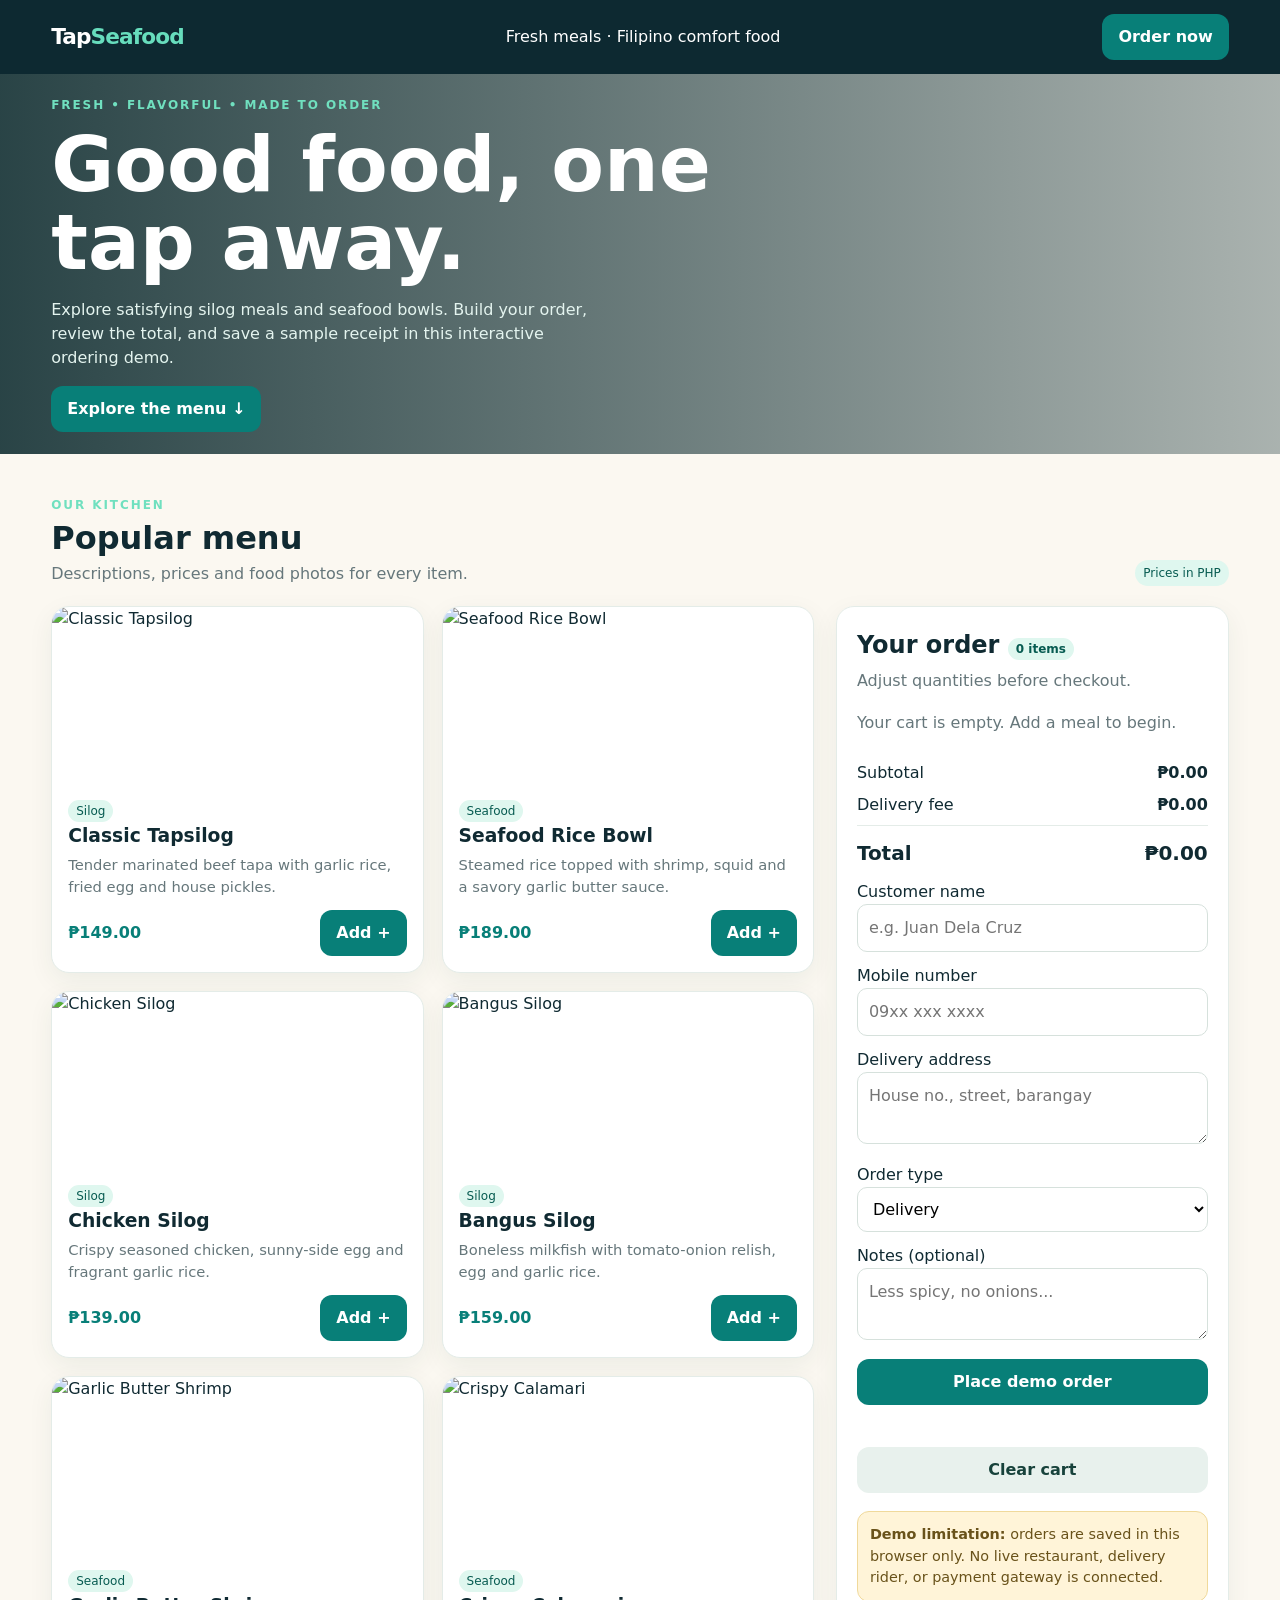
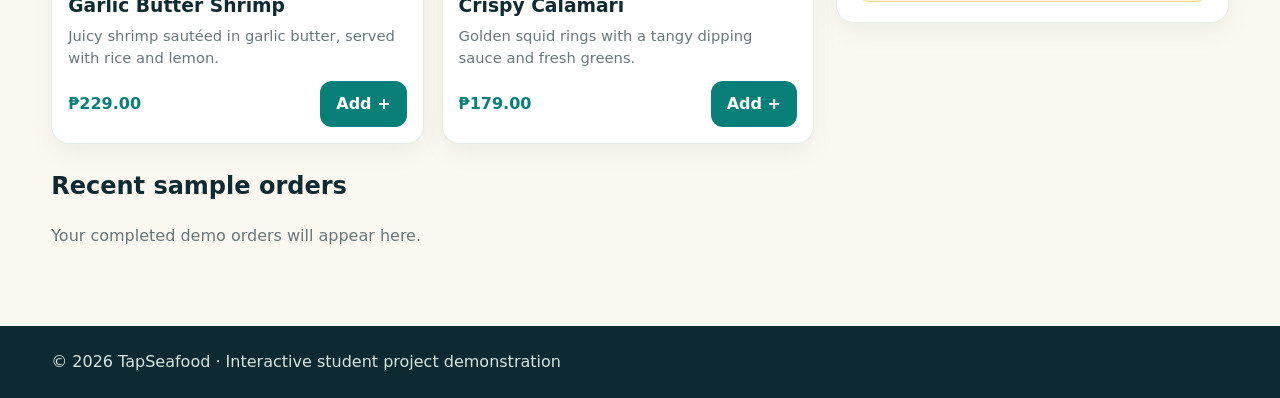
<file: index.html>
<!doctype html>
<html lang="en"><head><meta charset="utf-8"><meta name="viewport" content="width=device-width,initial-scale=1"><title>TapSeafood | Fresh from the Sea</title>
<link rel="stylesheet" href="style.css"></head><body>
<header class="top"><div class="wrap"><div class="brand">Tap<span>Seafood</span></div><div>Fresh meals · Filipino comfort food</div><button onclick="document.querySelector('#menu').scrollIntoView({behavior:'smooth'})">Order now</button></div></header>
<section class="hero"><div class="wrap"><div><div class="eyebrow">Fresh • Flavorful • Made to order</div><h1>Good food, one tap away.</h1><p>Explore satisfying silog meals and seafood bowls. Build your order, review the total, and save a sample receipt in this interactive ordering demo.</p><button onclick="document.querySelector('#menu').scrollIntoView({behavior:'smooth'})">Explore the menu ↓</button></div></div></section>
<main class="wrap section" id="menu"><div class="sectionhead"><div><div class="eyebrow">Our kitchen</div><h2>Popular menu</h2><div class="muted">Descriptions, prices and food photos for every item.</div></div><span class="tag">Prices in PHP</span></div>
<div class="layout"><section><div class="menu" id="menuItems"></div><div class="orders"><h2>Recent sample orders</h2><div id="orderHistory" class="muted">Your completed demo orders will appear here.</div></div></section>
<aside class="panel"><h2>Your order <span class="tag" id="cartCount">0 items</span></h2><div class="muted">Adjust quantities before checkout.</div><div id="cart"><div class="empty">Your cart is empty. Add a meal to begin.</div></div><div class="totals"><p><span>Subtotal</span><b id="subtotal">₱0.00</b></p><p><span>Delivery fee</span><b id="delivery">₱49.00</b></p><p class="grand"><span>Total</span><span id="total">₱0.00</span></p></div>
<form id="checkoutForm"><label class="field">Customer name<input id="customer" required minlength="2" placeholder="e.g. Juan Dela Cruz"></label><label class="field">Mobile number<input id="phone" required inputmode="tel" pattern="[0-9+() -]{7,}" placeholder="09xx xxx xxxx"></label><label class="field">Delivery address<textarea id="address" required rows="2" placeholder="House no., street, barangay"></textarea></label><label class="field">Order type<select id="orderType"><option value="Delivery">Delivery</option><option value="Pickup">Pickup</option></select></label><label class="field">Notes (optional)<textarea id="notes" rows="2" placeholder="Less spicy, no onions..."></textarea></label><button class="full" type="submit">Place demo order</button></form><div class="status" id="status" aria-live="polite"></div><button class="full" style="background:#e8f1ed;color:#17423b;margin-top:8px" id="clear">Clear cart</button><div class="notice"><b>Demo limitation:</b> orders are saved in this browser only. No live restaurant, delivery rider, or payment gateway is connected.</div></aside></div></main>
<footer class="foot"><div class="wrap">© 2026 TapSeafood · Interactive student project demonstration</div></footer>
<script src="script.js" defer></script></body></html>
</file>
<file: style.css>
:root{--ink:#102a32;--teal:#087f78;--mint:#dff7ef;--cream:#fbf8f1;--muted:#66777b;--line:#e4ece8}*{box-sizing:border-box}body{margin:0;font:16px/1.5 Inter,system-ui,Arial;background:var(--cream);color:var(--ink)}button,input,select,textarea{font:inherit}button{cursor:pointer;border:0;border-radius:12px;padding:11px 16px;background:var(--teal);color:white;font-weight:700}button:hover{filter:brightness(.94)}button:disabled{opacity:.4;cursor:not-allowed}.wrap{width:min(1180px,92%);margin:auto}.top{background:#0d2931;color:#fff;padding:14px 0}.top .wrap{display:flex;justify-content:space-between;align-items:center;gap:12px}.brand{font-weight:900;font-size:1.35rem;letter-spacing:-.04em}.brand span{color:#67ddbd}.hero{min-height:380px;color:#fff;display:flex;align-items:center;background:linear-gradient(90deg,#08272bdc,#08272b55),url('https://images.unsplash.com/photo-1559339352-11d035aa65de?auto=format&fit=crop&w=1800&q=85') center/cover}.hero h1{font-size:clamp(2.5rem,6vw,4.8rem);line-height:1.02;max-width:680px;margin:12px 0}.hero p{max-width:560px;color:#e4f4ef}.eyebrow{text-transform:uppercase;letter-spacing:.16em;font-size:.75rem;font-weight:800;color:#70e0bf}.section{padding:42px 0}.sectionhead{display:flex;justify-content:space-between;align-items:end;gap:16px;margin-bottom:20px}.sectionhead h2{font-size:2rem;margin:0}.muted{color:var(--muted)}.layout{display:grid;grid-template-columns:minmax(0,1.65fr) minmax(300px,.85fr);gap:22px;align-items:start}.menu{display:grid;grid-template-columns:repeat(2,minmax(0,1fr));gap:18px}.food{background:white;border:1px solid var(--line);border-radius:18px;overflow:hidden;box-shadow:0 8px 26px #173a3210}.food img{width:100%;height:175px;object-fit:cover;display:block}.foodbody{padding:16px}.food h3{margin:0 0 4px}.food p{margin:0 0 12px;font-size:.92rem;color:var(--muted);min-height:44px}.foodfoot{display:flex;justify-content:space-between;align-items:center;gap:8px}.price{font-weight:900;color:var(--teal)}.panel{background:#fff;border:1px solid var(--line);border-radius:18px;padding:20px;box-shadow:0 8px 26px #173a3210;position:sticky;top:16px}.panel h2{margin:0 0 6px}.cartrow{display:grid;grid-template-columns:1fr auto;gap:8px;padding:12px 0;border-bottom:1px solid var(--line)}.qty{display:flex;align-items:center;gap:8px}.qty button{padding:3px 9px;border-radius:8px}.totals p{display:flex;justify-content:space-between;margin:8px 0}.grand{font-size:1.25rem;font-weight:900;border-top:1px solid var(--line);padding-top:12px}.field{display:block;margin:12px 0}.field input,.field select,.field textarea{width:100%;padding:11px;border:1px solid #d6e1dc;border-radius:10px;background:#fff}.full{width:100%}.notice{background:#fff4d8;border:1px solid #f0d99b;padding:12px;border-radius:12px;color:#69521a;font-size:.9rem;margin-top:18px}.status{min-height:24px;color:var(--teal);font-weight:700;margin-top:10px}.orders{margin-top:24px}.ordercard{padding:14px;border:1px solid var(--line);border-radius:12px;margin-top:10px;background:#f9fcfa}.tag{font-size:.75rem;background:var(--mint);color:#075b51;padding:4px 8px;border-radius:20px}.foot{background:#0d2931;color:#d5e5e0;padding:24px 0;margin-top:36px}.empty{color:var(--muted);padding:18px 0}@media(max-width:850px){.layout{grid-template-columns:1fr}.panel{position:static}}@media(max-width:580px){.menu{grid-template-columns:1fr}.hero{min-height:330px}.sectionhead{align-items:start;flex-direction:column}}
</file>
